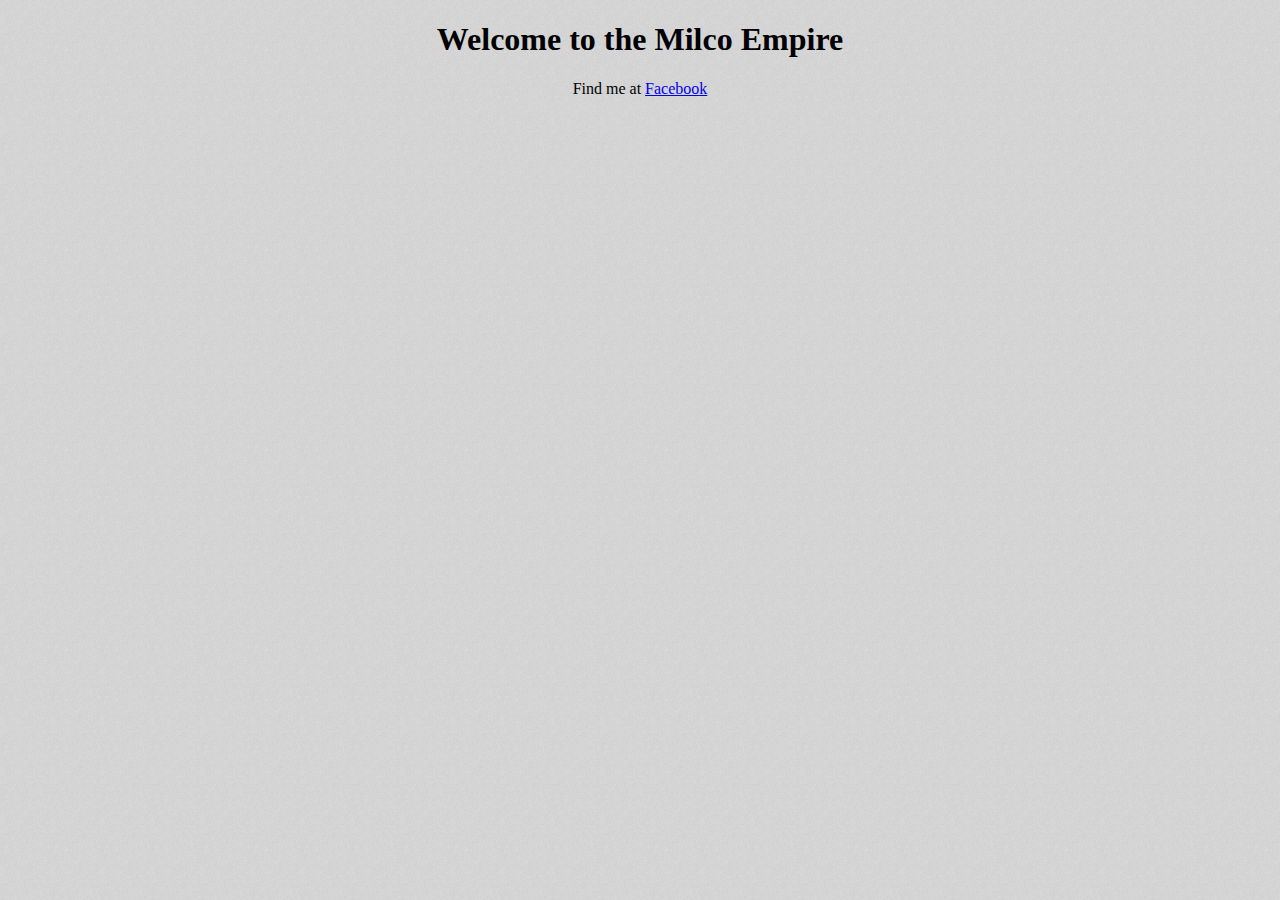
<file: index.html>
<!DOCTYPE html>
<html>
<head>
	<title>My Website</title>
	<link rel="stylesheet" type="text/css" href="edit.css">
</head>
<body>
	<h1>Welcome to the Milco Empire</h1>


	<footer>Find me at <span><a href="http://facebook.com/calton milco">Facebook</a></span></footer>
</body>
</html>
</file>
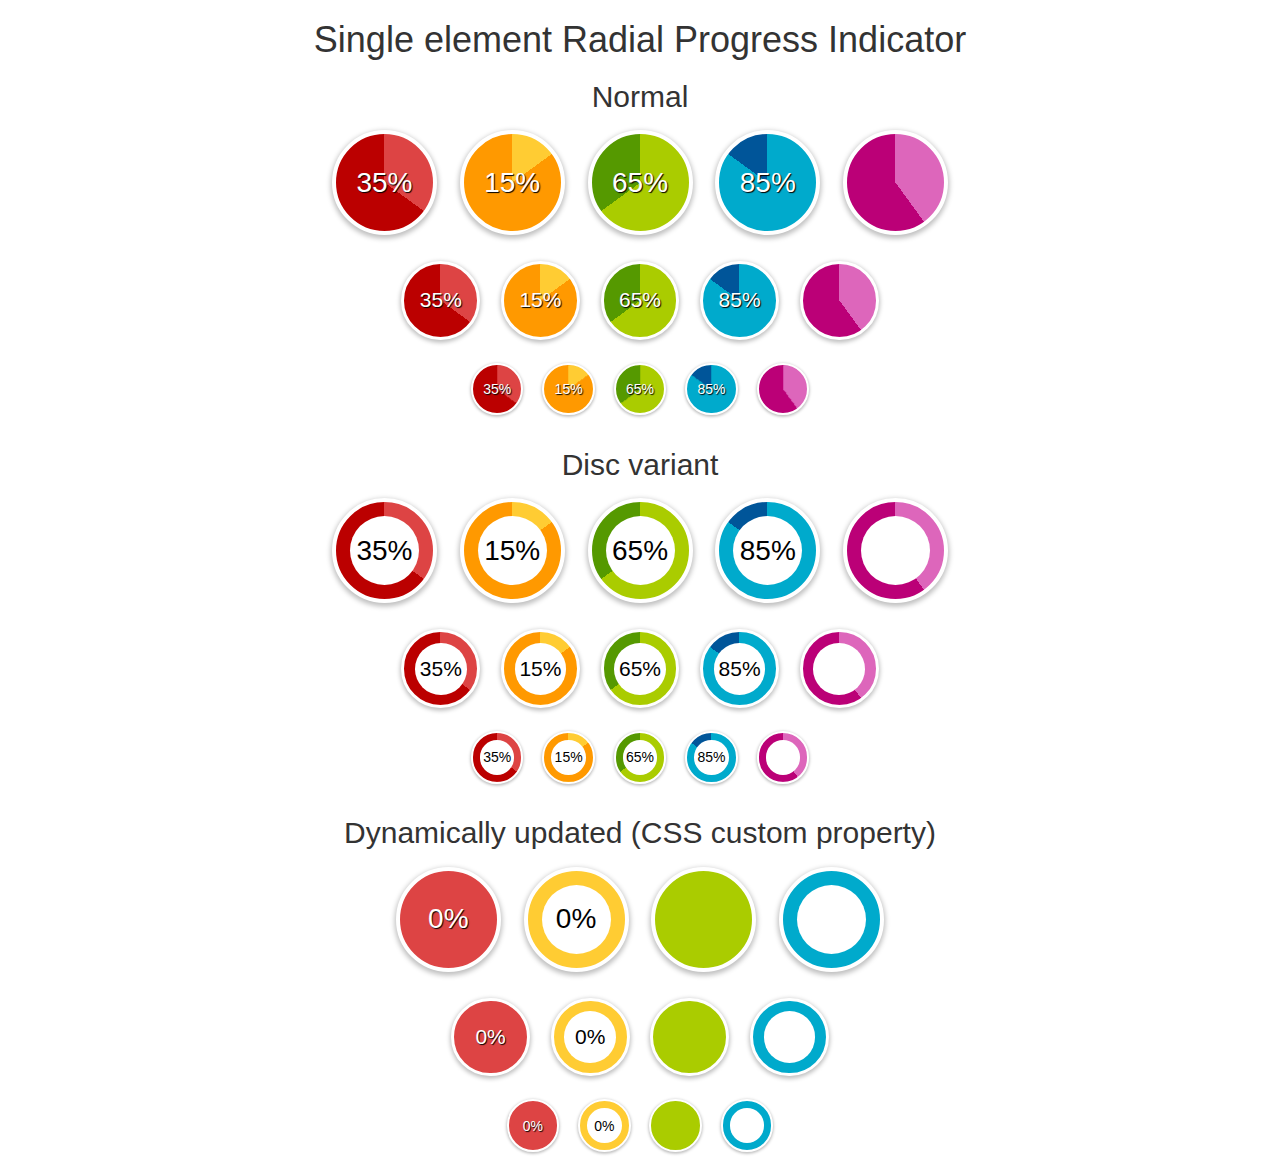
<file: circularProgress.html>
<!DOCTYPE html>
<html lang="en">
<head>
  <title>Radial Progresses</title>
  <meta charset="utf-8">
  <meta name="viewport" content="width=device-width, initial-scale=1">
  <link rel="stylesheet" type="text/css" href="circle.css">
  <link rel="stylesheet" href="bootstrap/css/bootstrap.min.css">
  <script src="bootstrap/js/jquery.js"></script>
  <script src="bootstrap/js/bootstrap.min.js"></script>
</head>
    <body>

        <h1>Single element Radial Progress Indicator</h1>
        <h2>Normal</h2> 
        <div class="big">
          <div class="pie pie--value" style="--percent:35;"></div>
          <div class="pie pie--value" style="--percent:15;"></div>
          <div class="pie pie--value" style="--percent:65;"></div>
          <div class="pie pie--value" style="--percent:85;"></div>
          <div class="pie" style="--percent:40;"></div>
        </div>
        <div class="med">
          <div class="pie pie--value" style="--percent:35;"></div>
          <div class="pie pie--value" style="--percent:15;"></div>
          <div class="pie pie--value" style="--percent:65;"></div>
          <div class="pie pie--value" style="--percent:85;"></div>
          <div class="pie" style="--percent:40;"></div>
        </div>
        <div class="sml">
          <div class="pie pie--value" style="--percent:35;"></div>
          <div class="pie pie--value" style="--percent:15;"></div>
          <div class="pie pie--value" style="--percent:65;"></div>
          <div class="pie pie--value" style="--percent:85;"></div>
          <div class="pie" style="--percent:40;"></div>
        </div>
        
        <h2>Disc variant</h2>
        <div class="big">
          <div class="pie pie--value pie--disc" style="--percent:35;"></div>
          <div class="pie pie--value pie--disc" style="--percent:15;"></div>
          <div class="pie pie--value pie--disc" style="--percent:65;"></div>
          <div class="pie pie--value pie--disc" style="--percent:85;"></div>
          <div class="pie pie--disc" style="--percent:40;"></div>
        </div>
        <div class="med">
          <div class="pie pie--value pie--disc" style="--percent:35;"></div>
          <div class="pie pie--value pie--disc" style="--percent:15;"></div>
          <div class="pie pie--value pie--disc" style="--percent:65;"></div>
          <div class="pie pie--value pie--disc" style="--percent:85;"></div>
          <div class="pie pie--disc" style="--percent:40;"></div>
        </div>
        <div class="sml">
          <div class="pie pie--value pie--disc" style="--percent:35;"></div>
          <div class="pie pie--value pie--disc" style="--percent:15;"></div>
          <div class="pie pie--value pie--disc" style="--percent:65;"></div>
          <div class="pie pie--value pie--disc" style="--percent:85;"></div>
          <div class="pie pie--disc" style="--percent:40;"></div>
        </div>
        
        <h2>Dynamically updated (CSS custom property)</h2>
        <div class="big">
         <div class="js pie pie--value"></div>
         <div class="js pie pie--value pie--disc"></div>
         <div class="js pie"></div>
         <div class="js pie pie--disc"></div>
        </div>
        <div class="med">
         <div class="js pie pie--value"></div>
         <div class="js pie pie--value pie--disc"></div>
         <div class="js pie"></div>
         <div class="js pie pie--disc"></div>
        </div>
        <div class="sml">
         <div class="js pie pie--value"></div>
         <div class="js pie pie--value pie--disc"></div>
         <div class="js pie"></div>
         <div class="js pie pie--disc"></div>
        </div>

    </body>
</html>
</file>
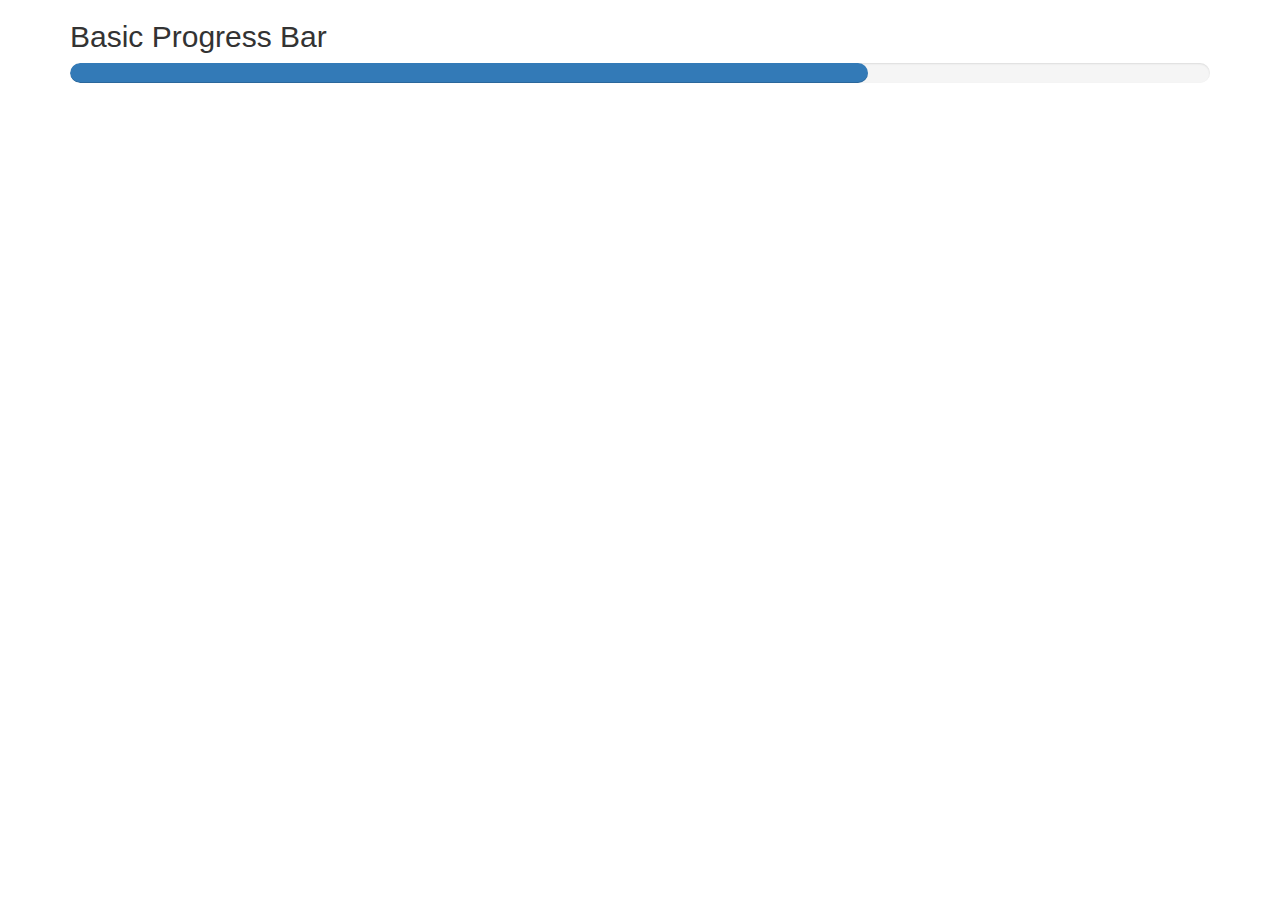
<file: progress.html>
<html lang="en">
<head>
  <title>Progress</title>
  <meta charset="utf-8">
  <meta name="viewport" content="width=device-width, initial-scale=1">
  <link rel="stylesheet" href="bootstrap/css/bootstrap.min.css">
  
</head>
<body>

<div class="container">
  <h2>Basic Progress Bar</h2>
  <div class="progress" style="border-radius: 10px">
    <div class="progress-bar" role="progressbar" aria-valuenow="70" aria-valuemin="0" aria-valuemax="100" style="width:70%; border-radius: 10px">
      <span class="sr-only">70% Complete</span>
    </div>
  </div>
</div>

</body>
<script src="bootstrap/js/jquery.js"></script>
  <script src="bootstrap/js/bootstrap.min.js"></script>
</html>
</file>
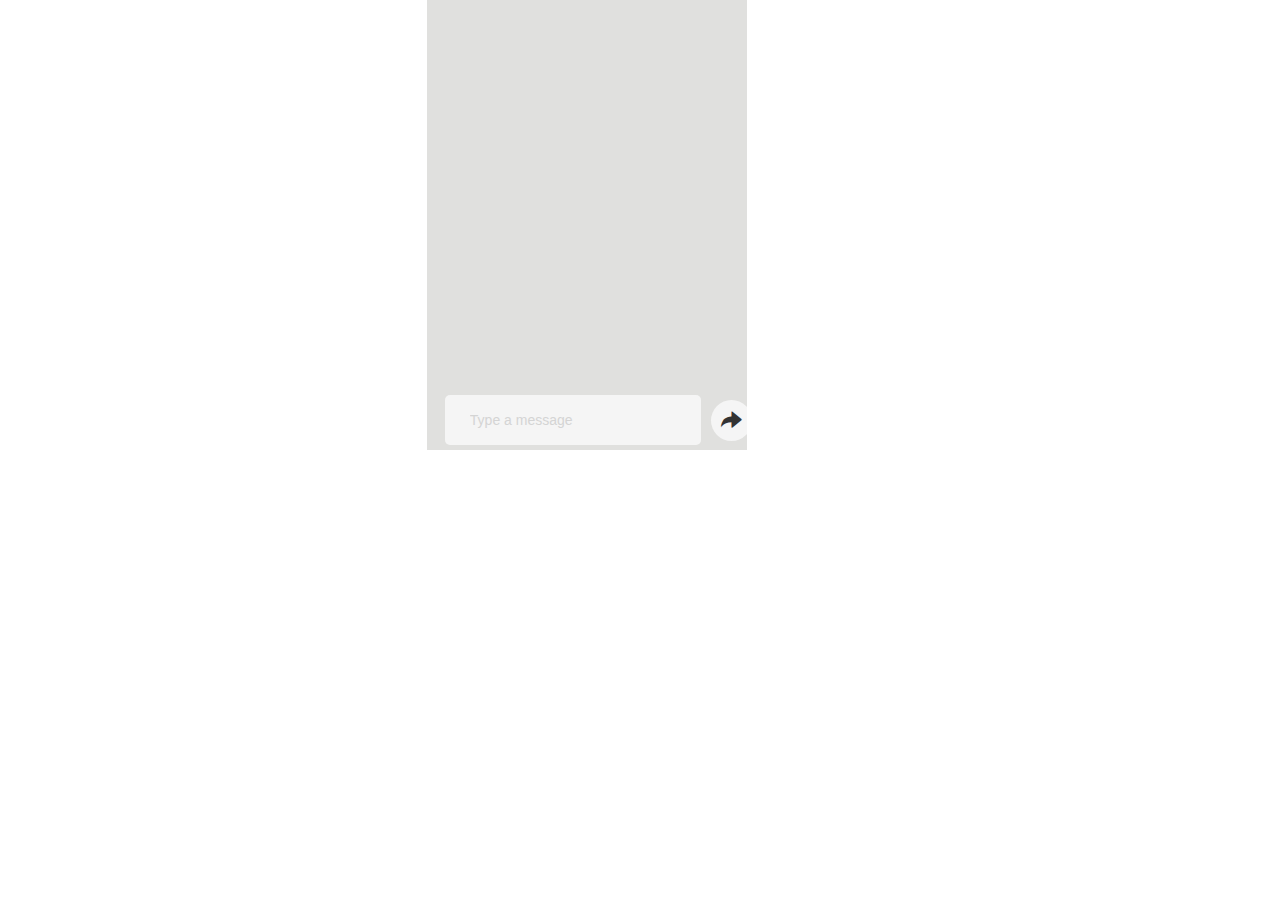
<file: simpleChat.html>
<!DOCTYPE html>
<html>
    <body>
        <head>
            <title>Chat</title>
            <link rel="stylesheet" type="text/css" href="chat.css">
            <link href="bootstrap/css/bootstrap.min.css" rel="stylesheet" id="bootstrap-css">
<script src="bootstrap/js/bootstrap.min.js"></script>
<script src="bootstrap/js/jquery.js"></script>
<!------ Include the above in your HEAD tag ---------->

        </head>
        <div class="col-sm-3 col-sm-offset-4 frame">
            <ul></ul>
            <div>
                <div class="msj-rta macro">                        
                    <div class="text text-r" style="background:whitesmoke !important">
                        <input class="mytext" placeholder="Type a message"/>
                    </div> 

                </div>
                <div style="padding:10px;">
                    <span class="glyphicon glyphicon-share-alt"></span>
                </div>                
            </div>
        </div>       
    </body>
</html>
</file>
<file: edit.css>
body{
	background-image:url(images/background.png);
}
h1{
	text-align: center;
	text-decoration-color: white;
}
span{
	color: pink;
}
footer{
	text-align: center;
}
</file>
<file: circle.css>
.pie {position: relative;display: inline-block;background-image: conic-gradient(rgba(0,0,0,0) calc(3.6deg * var(--percent)),rgba(0,0,0,1) calc(3.6deg * var(--percent)));background-blend-mode: overlay;background-position: 50% 50%;background-size: 150%;width: 3.75em;height: 3.75em;border-radius: 50%;}

/* show the percentage (thanks to Ana Tudor for the counter() trick) */
.pie--value::after {position: absolute;top: 50%;left: 50%;transform: translate(-50%, -50%);counter-reset: percent var(--percent);content: counter(percent) "%";color: #fff;text-shadow: 1px 1px 1px #000;}
.pie--disc::before {content: '';position: absolute;top: .5em;left: .5em;right: .5em;bottom: .5em;border-radius: 50%;background: #fff;}
.pie--disc::after {color: #000;text-shadow: none;}

/* demo styles
----------------------------------------------------- */
body::before {color:green;font-size: 150%;background-color: #f1f1f2;content: "Calton Korir just managed to show you this";}
@supports (background: conic-gradient(red, blue)) {body::before {content: '';}}
body {font: 90%/1.5 Arial;background: #f1f1f2;text-align: center;}
.pie {border: .15em solid #fff;box-shadow: 0 .075em .2em .05em rgba(0,0,0,.25);margin: .75rem;}
.pie:nth-child(1) {background-color: #d44;}
.pie:nth-child(2) {background-color: #fc3;}
.pie:nth-child(3) {background-color: #ac0;}
.pie:nth-child(4) {background-color: #0ac;}
.pie:nth-child(5) {background-color: #d6b;}
.big {font-size: 200%;}
.med {font-size: 150%;}
.sml {font-size: 100%;}
</file>
<file: chat.css>
.mytext{
    border:0;padding:10px;background:whitesmoke;
}
.text{
    width:75%;display:flex;flex-direction:column;
}
.text > p:first-of-type{
    width:100%;margin-top:0;margin-bottom:auto;line-height: 13px;font-size: 12px;
}
.text > p:last-of-type{
    width:100%;text-align:right;color:silver;margin-bottom:-7px;margin-top:auto;
}
.text-l{
    float:left;padding-right:10px;
}        
.text-r{
    float:right;padding-left:10px;
}
.avatar{
    display:flex;
    justify-content:center;
    align-items:center;
    width:25%;
    float:left;
    padding-right:10px;
}
.macro{
    margin-top:5px;width:85%;border-radius:5px;padding:5px;display:flex;
}
.msj-rta{
    float:right;background:whitesmoke;
}
.msj{
    float:left;background:white;
}
.frame{
    background:#e0e0de;
    height:450px;
    overflow:hidden;
    padding:0;
}
.frame > div:last-of-type{
    position:absolute;bottom:0;width:100%;display:flex;
}
body > div > div > div:nth-child(2) > span{
    background: whitesmoke;padding: 10px;font-size: 21px;border-radius: 50%;
}
body > div > div > div.msj-rta.macro{
    margin:auto;margin-left:1%;
}
ul {
    width:100%;
    list-style-type: none;
    padding:18px;
    position:absolute;
    bottom:47px;
    display:flex;
    flex-direction: column;
    top:0;
    overflow-y:scroll;
}
.msj:before{
    width: 0;
    height: 0;
    content:"";
    top:-5px;
    left:-14px;
    position:relative;
    border-style: solid;
    border-width: 0 13px 13px 0;
    border-color: transparent #ffffff transparent transparent;            
}
.msj-rta:after{
    width: 0;
    height: 0;
    content:"";
    top:-5px;
    left:14px;
    position:relative;
    border-style: solid;
    border-width: 13px 13px 0 0;
    border-color: whitesmoke transparent transparent transparent;           
}  
input:focus{
    outline: none;
}        
::-webkit-input-placeholder { /* Chrome/Opera/Safari */
    color: #d4d4d4;
}
::-moz-placeholder { /* Firefox 19+ */
    color: #d4d4d4;
}
:-ms-input-placeholder { /* IE 10+ */
    color: #d4d4d4;
}
:-moz-placeholder { /* Firefox 18- */
    color: #d4d4d4;
}
</file>
